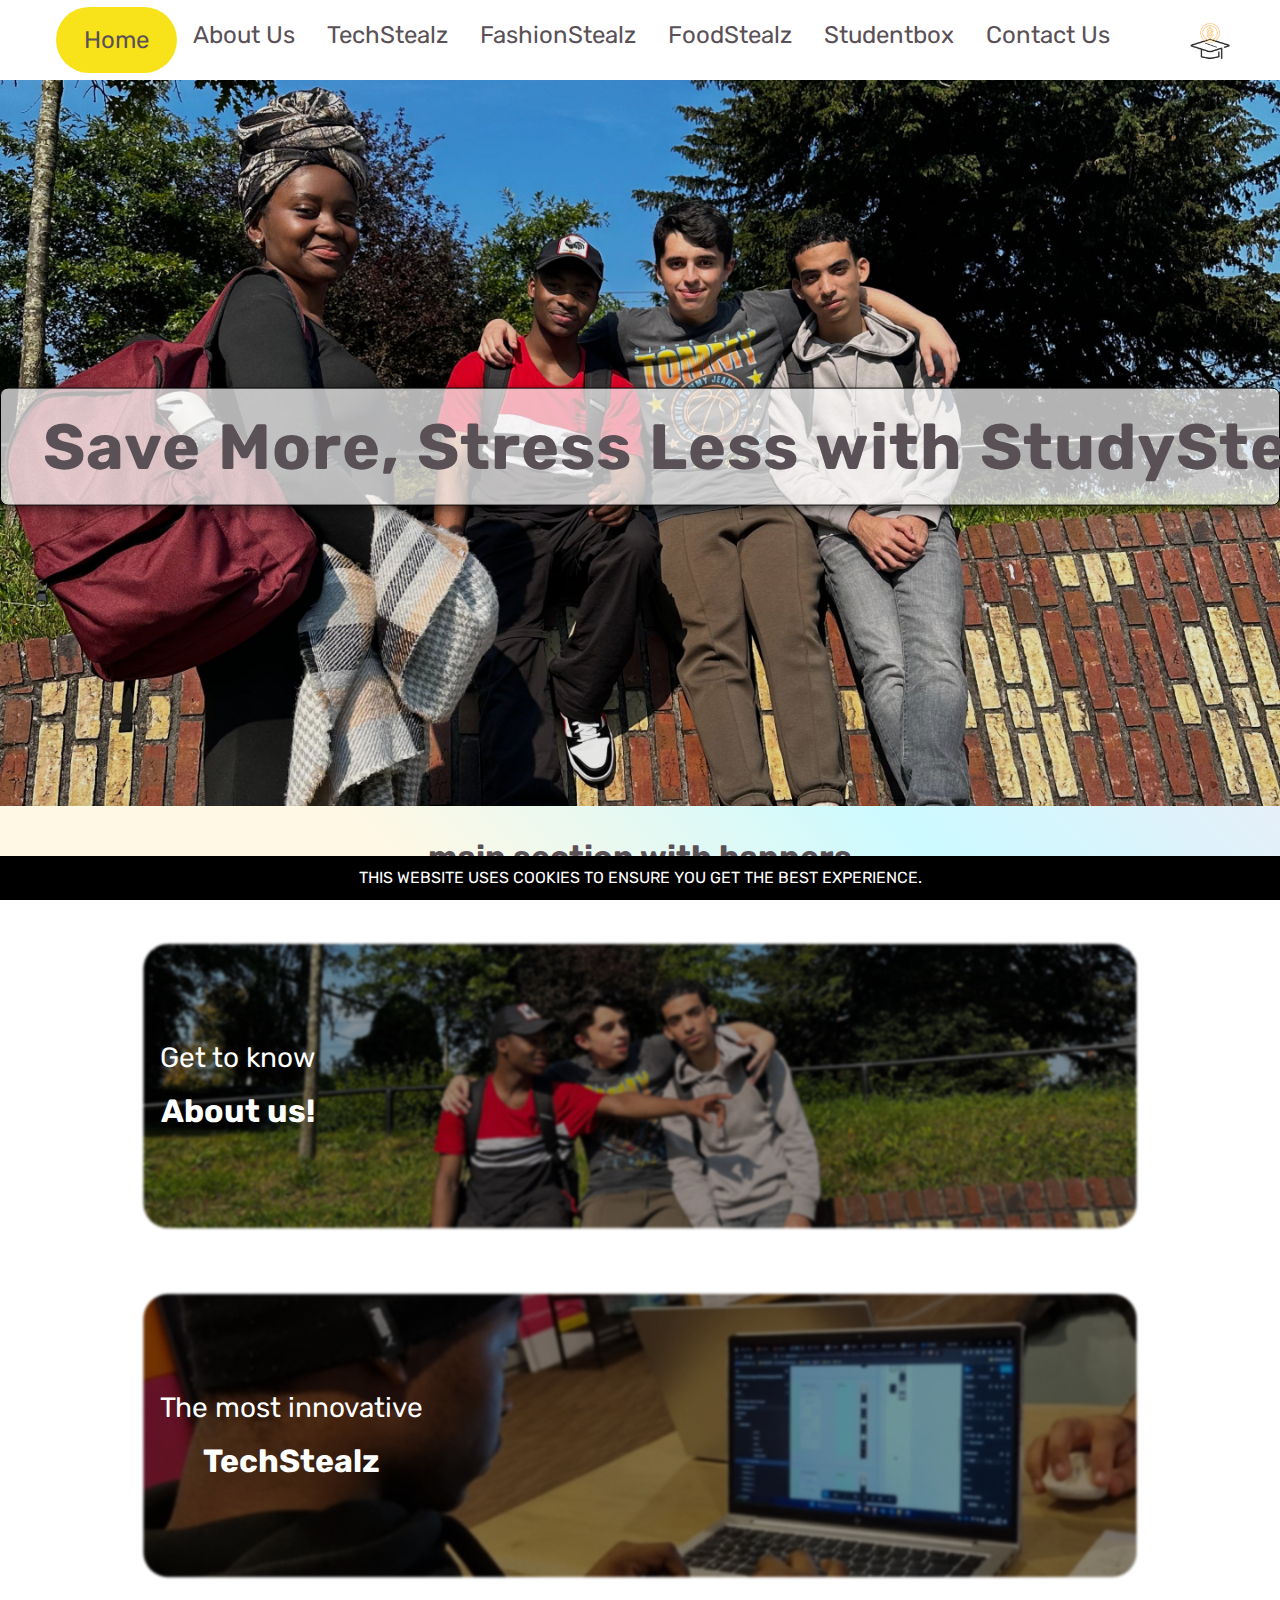
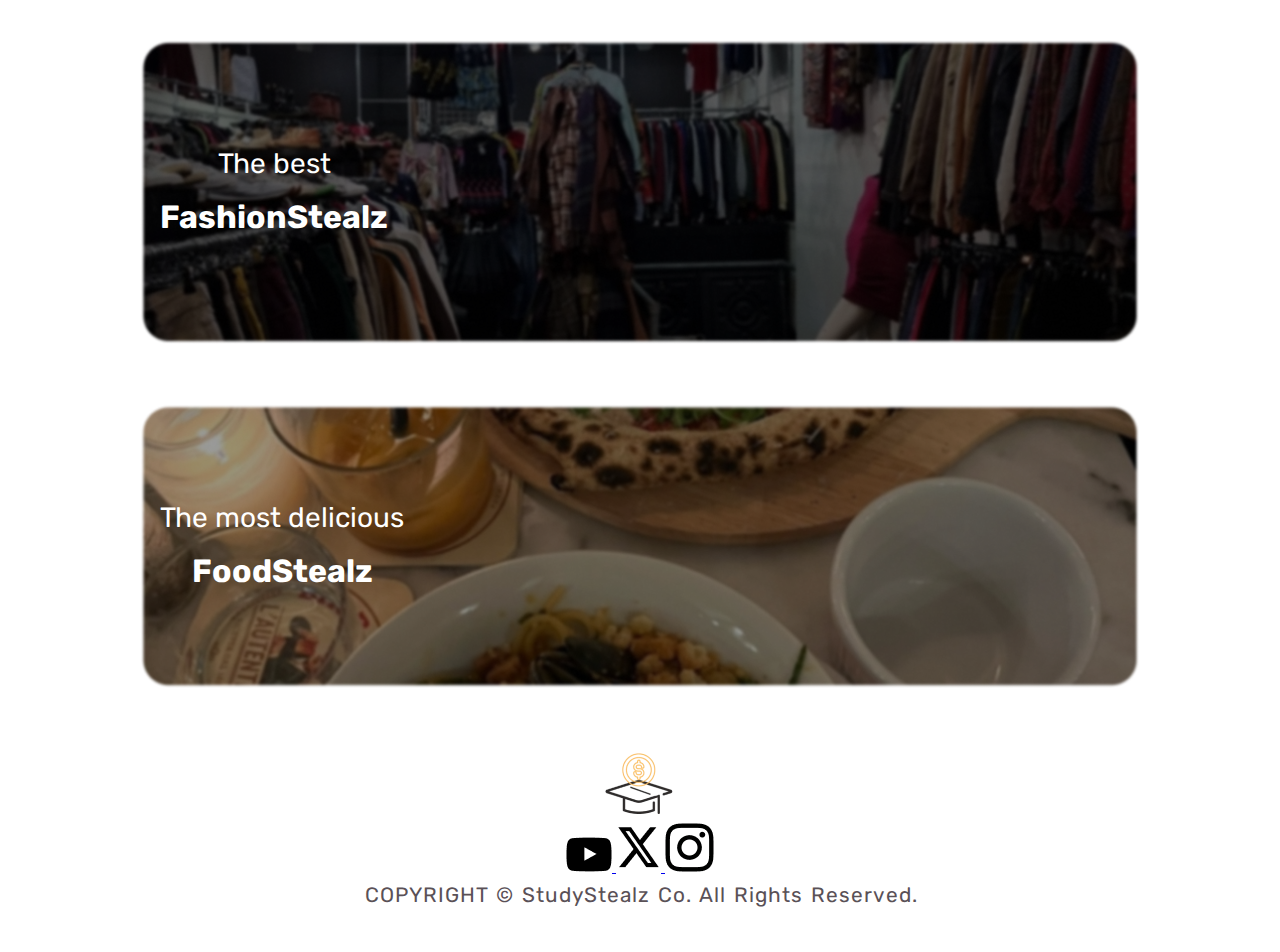
<file: index.html>
<!DOCTYPE html>
<html lang="en">

<head>
    <meta charset="UTF-8">
    <meta name="viewport" content="width=device-width, initial-scale=1.0">
    <link rel="stylesheet" type="text/css" href="css/style.css">
    <title>Home - StudyStealz</title>
    <link rel="icon" href="img/favicon.png" type="image/png">
    <meta name="author" content="Berçin Yurtkap">
</head>

<body>
    <header class="headers">
        <nav class="menu">
            <ul class="menu-links">
                <li class="active"><a href="index.html">Home</a></li>
                <li><a href="AboutUs.html">About Us</a></li>
                <li><a href="TechStealz.html">TechStealz</a></li>
                <li><a href="Fashionstealz.html">FashionStealz</a></li>
                <li><a href="Foodstealz.html">FoodStealz</a></li>
                <li><a href="Studentbox.html">Studentbox</a></li>
                <li><a href="ContactUs.html">Contact Us</a></li>
            </ul>
        </nav>
        <figure>
            <a href="index.html"><img src="img/Logo.png" alt="StudyStealz Logo" title="StudyStealz Logo"></a>
        </figure>
    </header>

    <!-- Top Banner Section -->
    <section class="top-banner">
        <img src="img/Backgroundimage.png" alt="Top Banner" title="Top Banner" class="top-banner-image">
        <section class="banner-overlay">
            <p class="banner-text">Save More, Stress Less with StudyStealz!</p>
        </section>
    </section>

    <!-- Main Section with Banners -->
    <section class="banner-section">
        <h1 class="visually-hidden">main section with banners</h1>

        <figure>
            <a href="AboutUs.html">
                <img src="img/Aboutusbanner.png" alt="About us banner" title="About us banner">
            </a>
            <figcaption>
                <span>Get to know</span>
                <span>About us!</span>
            </figcaption>
        </figure>

        <figure>
            <a href="TechStealz.html">
                <img src="img/techbanner.png" alt="TechStealz banner" title="TechStealz banner">
            </a>
            <figcaption>
                <span>The most innovative</span>
                <span>TechStealz</span>
            </figcaption>
        </figure>

        <figure>
            <a href="FashionStealz.html">
                <img src="img/Fashionbanner.png" alt="FashionStealz banner" title="FashionStealz banner">
            </a>
            <figcaption>
                <span>The best</span>
                <span>FashionStealz</span>
            </figcaption>
        </figure>

        <figure>
            <a href="FoodStealz.html">
                <img src="img/Foodbanner.png" alt="FoodStealz banner" title="FoodStealz banner">
            </a>
            <figcaption>
                <span>The most delicious</span>
                <span>FoodStealz</span>
            </figcaption>
        </figure>
    </section>

    <footer class="cookies-message">
        This website uses cookies to ensure you get the best experience.
    </footer>

    <footer>
        <section class="footer-logo">
            <img src="img/Logo.png" alt="StudyStealz Logo" title="StudyStealz Logo">
        </section>
        <section class="social-icons">
            <a href="https://www.youtube.com/@berycny" aria-label="Youtube" target="_blank">
                <img src="img/Vector.png" alt="Youtube Logo" title="Youtube logo">
            </a>
            <a href="https://x.com/miiiiuuuyyyuu" aria-label="Twitter" target="_blank">
                <img src="img/TwitterIcon.png" alt="Twitter Logo" title="Twitter Logo">
            </a>
            <a href="https://www.instagram.com/berycny/?next=%2F" aria-label="Instagram" target="_blank">
                <img src="img/Instalogo(1).png" alt="Instagram Logo" title="Instagram Logo">
            </a>
        </section>
        <section class="footer-text">
            <p>COPYRIGHT &copy; StudyStealz Co. All Rights Reserved.</p>            
        </section>
    </footer>
</body>

</html>
</file>
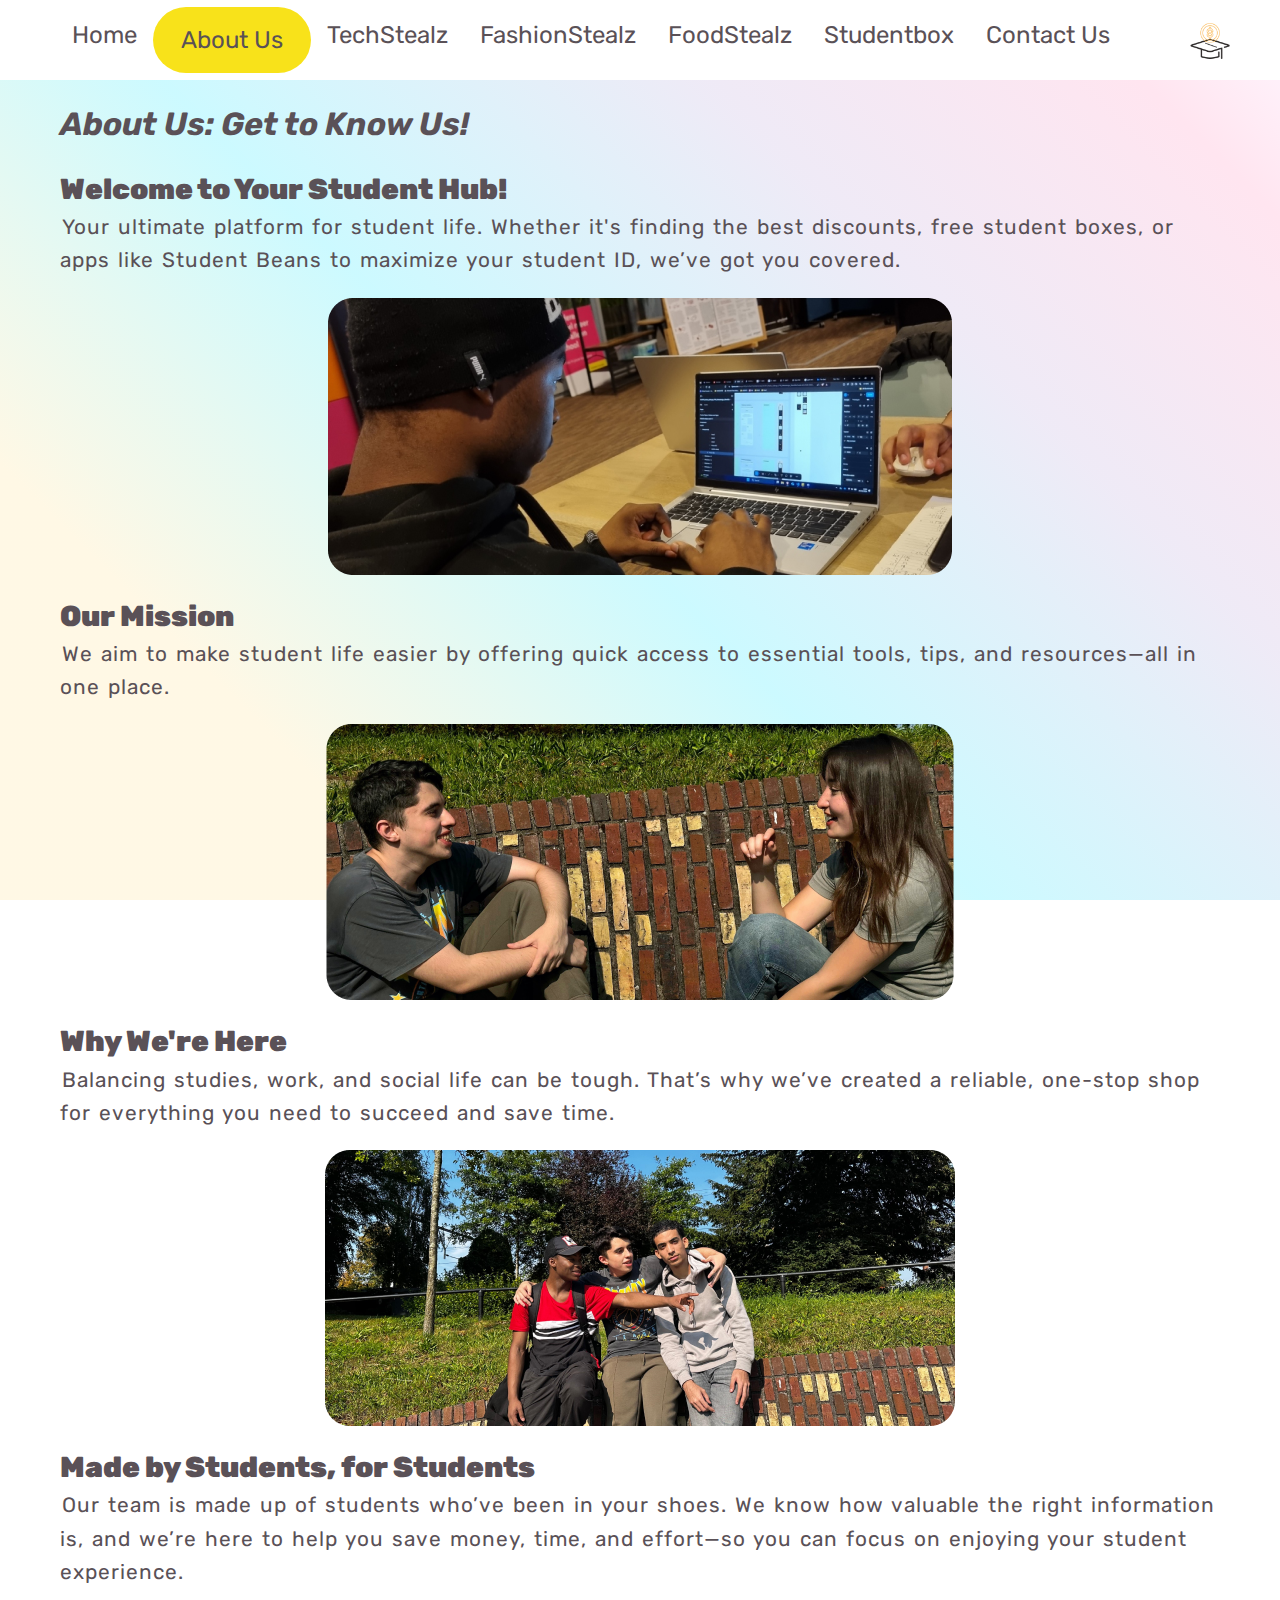
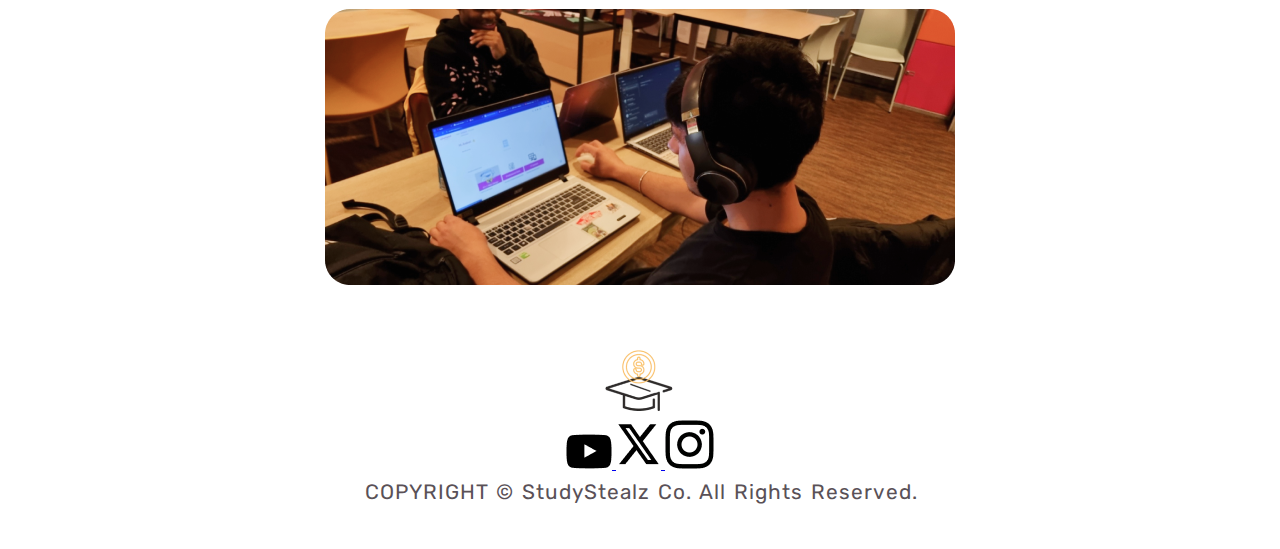
<file: AboutUs.html>
<!DOCTYPE html>
<html lang="en">

<head>
    <meta charset="UTF-8">
    <meta name="viewport" content="width=device-width, initial-scale=1.0">
    <title>About Us - StudyStealz</title>
    <link rel="stylesheet" type="text/css" href="css/style.css">
    <link rel="icon" href="img/favicon.png" type="image/png">
    <meta name="author" content="Berçin Yurtkap">
    <meta name="description" content="StudyStealz is your ultimate student platform offering discounts, free student boxes, and helpful resources.">
    <meta name="keywords" content="student, discounts, student ID, resources, StudyStealz">
</head>

<body>
    <header class="headers">
        <nav class="menu">
            <ul class="menu-links">
                <li><a href="index.html">Home</a></li>
                <li class="active"><a href="AboutUs.html">About Us</a></li>
                <li><a href="TechStealz.html">TechStealz</a></li>
                <li><a href="FashionStealz.html">FashionStealz</a></li>
                <li><a href="FoodStealz.html">FoodStealz</a></li>
                <li><a href="Studentbox.html">Studentbox</a></li>
                <li><a href="ContactUs.html">Contact Us</a></li>
            </ul>
        </nav>

        <figure>
            <a href="index.html"><img src="img/Logo.png" alt="StudyStealz Logo" title="StudyStealz Logo"></a>
        </figure>
    </header>

    <main>
        <h1><em>About Us: Get to Know Us!</em></h1>
    
        <article>
            <section>
                <h2><strong>Welcome to Your Student Hub!</strong></h2>
                <p>Your ultimate platform for student life. Whether it's finding the best discounts, free student boxes, or apps like Student Beans to maximize your student ID, we’ve got you covered.</p>
                <figure>
                    <img src="img/Aboutusimage1.png" alt="Student working on a laptop" title="Student working on a laptop">
                </figure>
            </section>
        </article>
    
        <article>
            <section>
                <h2><strong>Our Mission</strong></h2>
                <p>We aim to make student life easier by offering quick access to essential tools, tips, and resources—all in one place.</p>
                <figure>
                    <img src="img/Aboutusimage2.png" alt="Two people having a discussion" title="Two people having a discussion">
                </figure>
            </section>
        </article>
    
        <article>
            <section>
                <h2><strong>Why We're Here</strong></h2>
                <p>Balancing studies, work, and social life can be tough. That’s why we’ve created a reliable, one-stop shop for everything you need to succeed and save time.</p>
                <figure>
                    <img src="img/Aboutusimage3.png" alt="Friends studying outdoors" title="Friends studying outdoors">
                </figure>
            </section>
        </article>
    
        <article>
            <section>
                <h2><strong>Made by Students, for Students</strong></h2>
                <p>Our team is made up of students who’ve been in your shoes. We know how valuable the right information is, and we’re here to help you save money, time, and effort—so you can focus on enjoying your student experience.</p>
                <figure>
                    <img src="img/Aboutusimage4.png" alt="Student team collaborating" title="Student team collaborating">
                </figure>
            </section>
        </article>
    </main>
    
    <footer>
        <section class="footer-logo">
            <img src="img/Logo.png" alt="StudyStealz Logo" title="StudyStealz Logo">
        </section>
        <section class="social-icons">
            <a href="https://www.youtube.com/@berycny" aria-label="Youtube" target="_blank">
                <img src="img/Vector.png" alt="Youtube Logo" title="Youtube logo">
            </a>
            <a href="https://x.com/miiiiuuuyyyuu" aria-label="Twitter" target="_blank">
                <img src="img/TwitterIcon.png" alt="Twitter Logo" title="Twitter Logo">
            </a>
            <a href="https://www.instagram.com/berycny/?next=%2F" aria-label="Instagram" target="_blank">
                <img src="img/Instalogo(1).png" alt="Instagram Logo" title="Instagram Logo">
            </a>
        </section>

        <section class="footer-text">
            <p>COPYRIGHT &copy; StudyStealz Co. All Rights Reserved.</p>            
        </section>
    </footer>
</body>

</html>
</file>
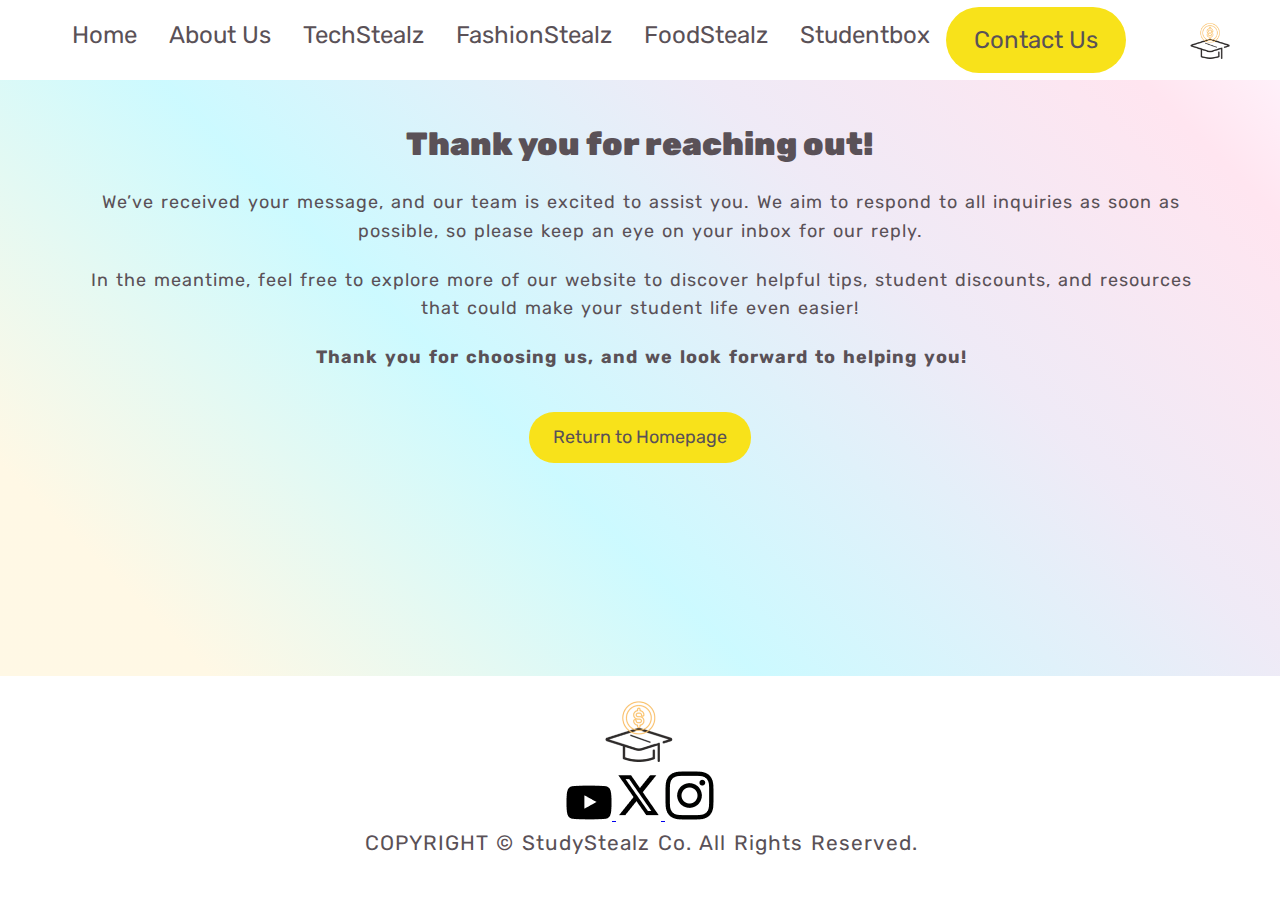
<file: ContactResponse.html>
<!DOCTYPE html>
<html lang="en">

<head>
    <meta charset="UTF-8">
    <meta name="viewport" content="width=device-width, initial-scale=1.0">
    <title>Contact Us - StudyStealz</title>
    <link rel="stylesheet" type="text/css" href="css/style.css">
    <link rel="icon" href="img/favicon.png" type="image/png">
    <meta name="author" content="Berçin Yurtkap">
    <meta name="description" content="Get in touch with StudyStealz for inquiries, feedback, and collaborations.">
    <meta name="keywords" content="Contact, StudyStealz, support, inquiries">
</head>

<body>
    <header class="headers">
        <nav class="menu">
            <ul class="menu-links">
                <li><a href="index.html">Home</a></li>
                <li><a href="AboutUs.html">About Us</a></li>
                <li><a href="TechStealz.html">TechStealz</a></li>
                <li><a href="FashionStealz.html">FashionStealz</a></li>
                <li><a href="FoodStealz.html">FoodStealz</a></li>
                <li><a href="Studentbox.html">Studentbox</a></li>
                <li class="active"><a href="ContactUs.html">Contact Us</a></li>
            </ul>
        </nav>
        <figure>
            <a href="index.html"><img src="img/Logo.png" alt="StudyStealz Logo" title="StudyStealz Logo"></a>
        </figure>
    </header>

    <main class="thank-you-section">
        <h1><strong>Thank you for reaching out!</strong></h1>
        <p>We’ve received your message, and our team is excited to assist you. We aim to respond to all inquiries as soon as possible, so please keep an eye on your inbox for our reply.</p>
        <p>In the meantime, feel free to explore more of our website to discover helpful tips, student discounts, and resources that could make your student life even easier!</p>
        <p><strong>Thank you for choosing us, and we look forward to helping you!</strong></p>
        <a href="index.html" class="return-home-button">Return to Homepage</a>
    </main>

    <footer>
        <section class="footer-logo">
            <img src="img/Logo.png" alt="StudyStealz Logo" title="StudyStealz Logo">
        </section>
        <section class="social-icons">
            <a href="https://www.youtube.com/@berycny" aria-label="Youtube" target="_blank">
                <img src="img/Vector.png" alt="Youtube Logo" title="Youtube logo">
            </a>
            <a href="https://x.com/miiiiuuuyyyuu" aria-label="Twitter" target="_blank">
                <img src="img/TwitterIcon.png" alt="Twitter Logo" title="Twitter Logo">
            </a>
            <a href="https://www.instagram.com/berycny/?next=%2F" aria-label="Instagram" target="_blank">
                <img src="img/Instalogo(1).png" alt="Instagram Logo" title="Instagram Logo">
            </a>
        </section>
        <section class="footer-text">
            <p>COPYRIGHT &copy; StudyStealz Co. All Rights Reserved.</p>            
        </section>
    </footer>
</body>

</html>
</file>
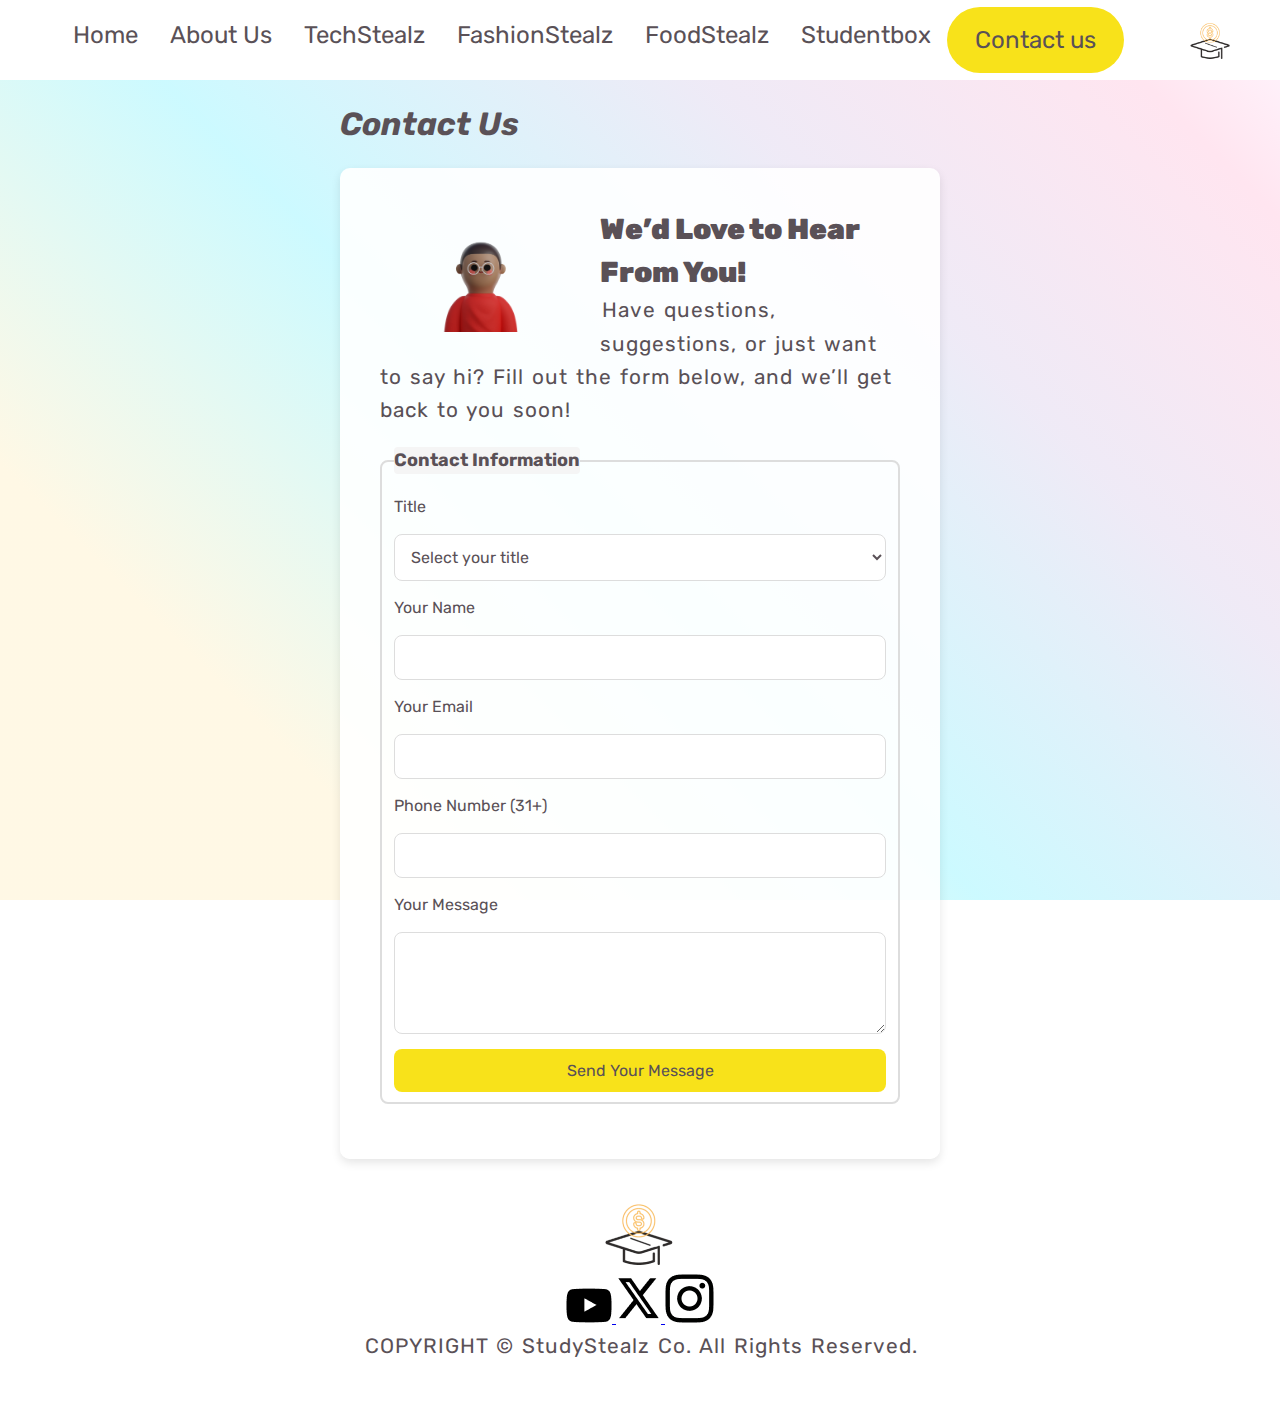
<file: ContactUs.html>
<!DOCTYPE html>
<html lang="en">

<head>
    <meta charset="UTF-8">
    <meta name="viewport" content="width=device-width, initial-scale=1.0">
    <title>Contact Us - StudyStealz</title>
    <link rel="stylesheet" type="text/css" href="css/style.css">
    <link rel="icon" href="img/favicon.png" type="image/png">
    <meta name="author" content="Berçin Yurtkap">
    <meta name="description" content="Get in touch with StudyStealz for inquiries, feedback, and collaborations.">
    <meta name="keywords" content="Contact, StudyStealz, support, inquiries">
</head>

<body>
    <header class="headers">
        <nav class="menu">
            <ul class="menu-links">
                <li><a href="index.html">Home</a></li>
                <li><a href="AboutUs.html">About Us</a></li>
                <li><a href="TechStealz.html">TechStealz</a></li>
                <li><a href="FashionStealz.html">FashionStealz</a></li>
                <li><a href="FoodStealz.html">FoodStealz</a></li>
                <li><a href="Studentbox.html">Studentbox</a></li>
                <li class="active"><a href="ContactUs.html">Contact us</a></li>
            </ul>
        </nav>
        <figure>
            <a href="index.html"><img src="img/Logo.png" alt="StudyStealz Logo" title="StudyStealz Logo"></a>
        </figure>
    </header>

    <main>
        <h1><em>Contact Us</em></h1>

        <article>
            <section class="contact-section">
                <img src="img/Cartoonguycontact.png" alt="Contact us image" title="Contact us Mascot" class="contact-image">
                <h2><strong>We’d Love to Hear From You!</strong></h2>
                <p>Have questions, suggestions, or just want to say hi? Fill out the form below, and we’ll get back to you soon!</p>

                <form action="ContactResponse.html" method="POST" class="contact-form">
                    <fieldset>
                        <legend>Contact Information</legend>
                
                    <label for="title">Title</label>
                    <select id="title" name="title" required>
                        <option value="" disabled selected>Select your title</option>
                        <option value="mr">Mr.</option>
                        <option value="mrs">Mrs.</option>
                    </select>

                    <label for="name">Your Name</label>
                    <input type="text" id="name" name="name" required>

                    <label for="email">Your Email</label>
                    <input type="email" id="email" name="email" required>

                    <label for="phone">Phone Number (31+)</label>
                    <input type="number" id="phone" name="phone" min="31" required>

                    <label for="message">Your Message</label>
                    <textarea id="message" name="message" rows="4" required></textarea>

                    <input type="submit" class="btn" value="Send Your Message">


                </fieldset>
                </form>
            </section>
        </article>
    </main>

    <footer>
        <section class="footer-logo">
            <img src="img/Logo.png" alt="StudyStealz Logo" title="StudyStealz Logo">
        </section>
        <section class="social-icons">
            <a href="https://www.youtube.com/@berycny" aria-label="Youtube" target="_blank">
                <img src="img/Vector.png" alt="Youtube Logo" title="Youtube logo">
            </a>
            <a href="https://x.com/miiiiuuuyyyuu" aria-label="Twitter" target="_blank">
                <img src="img/TwitterIcon.png" alt="Twitter Logo" title="Twitter Logo">
            </a>
            <a href="https://www.instagram.com/berycny/?next=%2F" aria-label="Instagram" target="_blank">
                <img src="img/Instalogo(1).png" alt="Instagram Logo" title="Instagram Logo">
            </a>
        </section>
        <section class="footer-text">
            <p>COPYRIGHT &copy; StudyStealz Co. All Rights Reserved.</p>            
        </section>
    </footer>
</body>

</html>
</file>
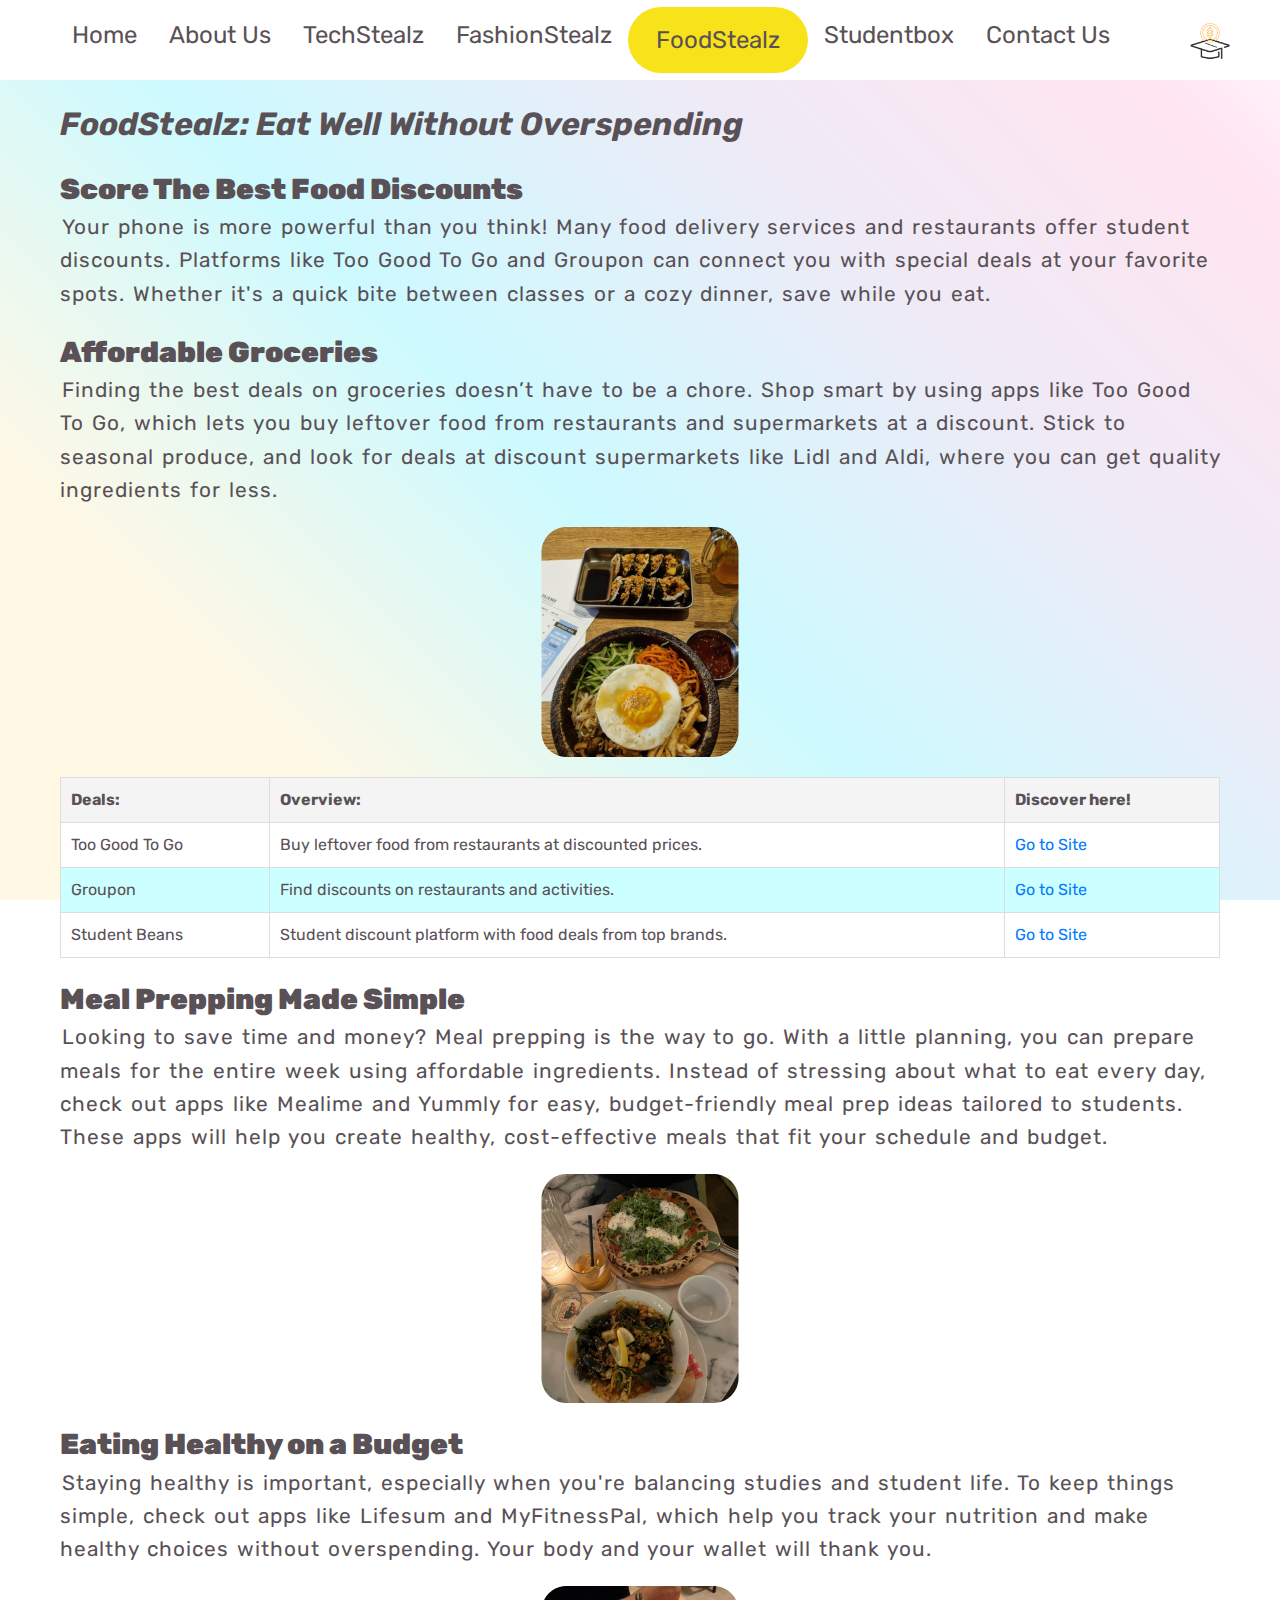
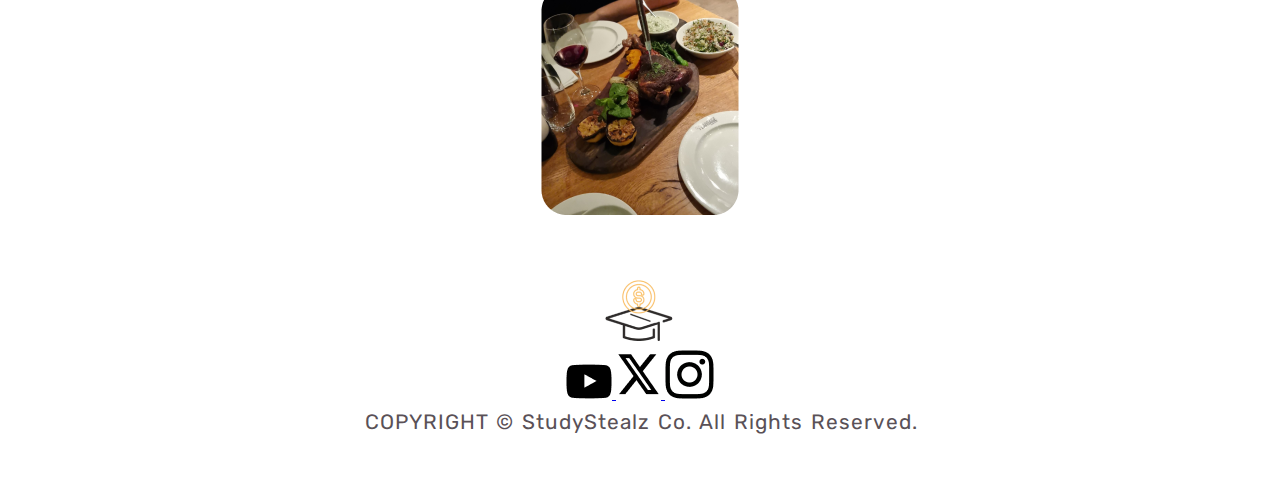
<file: FoodStealz.html>
<!DOCTYPE html>
<html lang="en">

<head>
    <meta charset="UTF-8">
    <meta name="viewport" content="width=device-width, initial-scale=1.0">
    <title>FoodStealz - StudyStealz</title>
    <link rel="stylesheet" type="text/css" href="css/style.css">
    <link rel="icon" href="img/favicon.png" type="image/png">
    <meta name="author" content="Berçin Yurtkap">
    <meta name="description" content="Discover affordable ways to enjoy great food as a student. From discounts to meal prep tips, FoodStealz has you covered!">
    <meta name="keywords" content="food discounts, meal prep, student food, cheap groceries, StudyStealz">
</head>

<body>
    <header class="headers">
        <nav class="menu">
            <ul class="menu-links">
                <li><a href="index.html">Home</a></li>
                <li><a href="AboutUs.html">About Us</a></li>
                <li><a href="TechStealz.html">TechStealz</a></li>
                <li><a href="FashionStealz.html">FashionStealz</a></li>
                <li class="active"><a href="FoodStealz.html">FoodStealz</a></li>
                <li><a href="Studentbox.html">Studentbox</a></li>
                <li><a href="ContactUs.html">Contact Us</a></li>
            </ul>
        </nav>
        <figure>
            <a href="index.html"><img src="img/Logo.png" alt="StudyStealz Logo" title="StudyStealz Logo"></a>
        </figure>
    </header>

    <main>
        <h1><em>FoodStealz: Eat Well Without Overspending</em></h1>

        <article>
            <section>
                <h2><strong>Score The Best Food Discounts</strong></h2>
                <p>Your phone is more powerful than you think! Many food delivery services and restaurants offer student discounts. Platforms like Too Good To Go and Groupon can connect you with special deals at your favorite spots. Whether it's a quick bite between classes or a cozy dinner, save while you eat.</p>
            </section>

          
              <section>
        <h2><strong>Affordable Groceries</strong></h2>
        <p>Finding the best deals on groceries doesn’t have to be a chore. Shop smart by using apps like Too Good To Go, which lets you buy leftover food from restaurants and supermarkets at a discount. Stick to seasonal produce, and look for deals at discount supermarkets like Lidl and Aldi, where you can get quality ingredients for less.</p>
        <figure>
            <img src="img/Foodimage1.png" alt="Grocery savings" title="Grocery savings">
        </figure>
    </section>

    <table>
        <thead>
            <tr>
                <th>Deals:</th>
                <th>Overview:</th>
                <th>Discover here!</th>
            </tr>
        </thead>
        <tbody>
            <tr>
                <td>Too Good To Go</td>
                <td>Buy leftover food from restaurants at discounted prices.</td>
                <td><a href="https://www.toogoodtogo.com" target="_blank">Go to Site</a></td>
            </tr>
            <tr>
                <td>Groupon</td>
                <td>Find discounts on restaurants and activities.</td>
                <td><a href="https://www.groupon.com" target="_blank">Go to Site</a></td>
            </tr>
            <tr>
                <td>Student Beans</td>
                <td>Student discount platform with food deals from top brands.</td>
                <td><a href="https://www.studentbeans.com" target="_blank">Go to Site</a></td>
            </tr>
        </tbody>
    </table>
</section>


            <section>
                <h2><strong>Meal Prepping Made Simple</strong></h2>
                <p>Looking to save time and money? Meal prepping is the way to go. With a little planning, you can prepare meals for the entire week using affordable ingredients. Instead of stressing about what to eat every day, check out apps like Mealime and Yummly for easy, budget-friendly meal prep ideas tailored to students. These apps will help you create healthy, cost-effective meals that fit your schedule and budget.</p>
                <figure>
                    <img src="img/Foodimage2.png" alt="Meal prepping" title="Meal prepping">
                </figure>
            </section>

            <section>
                <h2><strong>Eating Healthy on a Budget</strong></h2>
                <p>Staying healthy is important, especially when you're balancing studies and student life. To keep things simple, check out apps like Lifesum and MyFitnessPal, which help you track your nutrition and make healthy choices without overspending. Your body and your wallet will thank you.</p>
                <figure>
                    <img src="img/Foodimage3.png" alt="Healthy eating" title="Healthy eating">
                </figure>
            </section>
        </article>
    </main>

    <footer>
        <section class="footer-logo">
            <img src="img/Logo.png" alt="StudyStealz Logo" title="StudyStealz Logo">
        </section>
        <section class="social-icons">
            <a href="https://www.youtube.com/@berycny" aria-label="Youtube" target="_blank">
                <img src="img/Vector.png" alt="Youtube Logo" title="Youtube logo">
            </a>
            <a href="https://x.com/miiiiuuuyyyuu" aria-label="Twitter" target="_blank">
                <img src="img/TwitterIcon.png" alt="Twitter Logo" title="Twitter Logo">
            </a>
            <a href="https://www.instagram.com/berycny/?next=%2F" aria-label="Instagram" target="_blank">
                <img src="img/Instalogo(1).png" alt="Instagram Logo" title="Instagram Logo">
            </a>
        </section>
        <section class="footer-text">
            <p>COPYRIGHT &copy; StudyStealz Co. All Rights Reserved.</p>            
        </section>
    </footer>
</body>

</html>
</file>
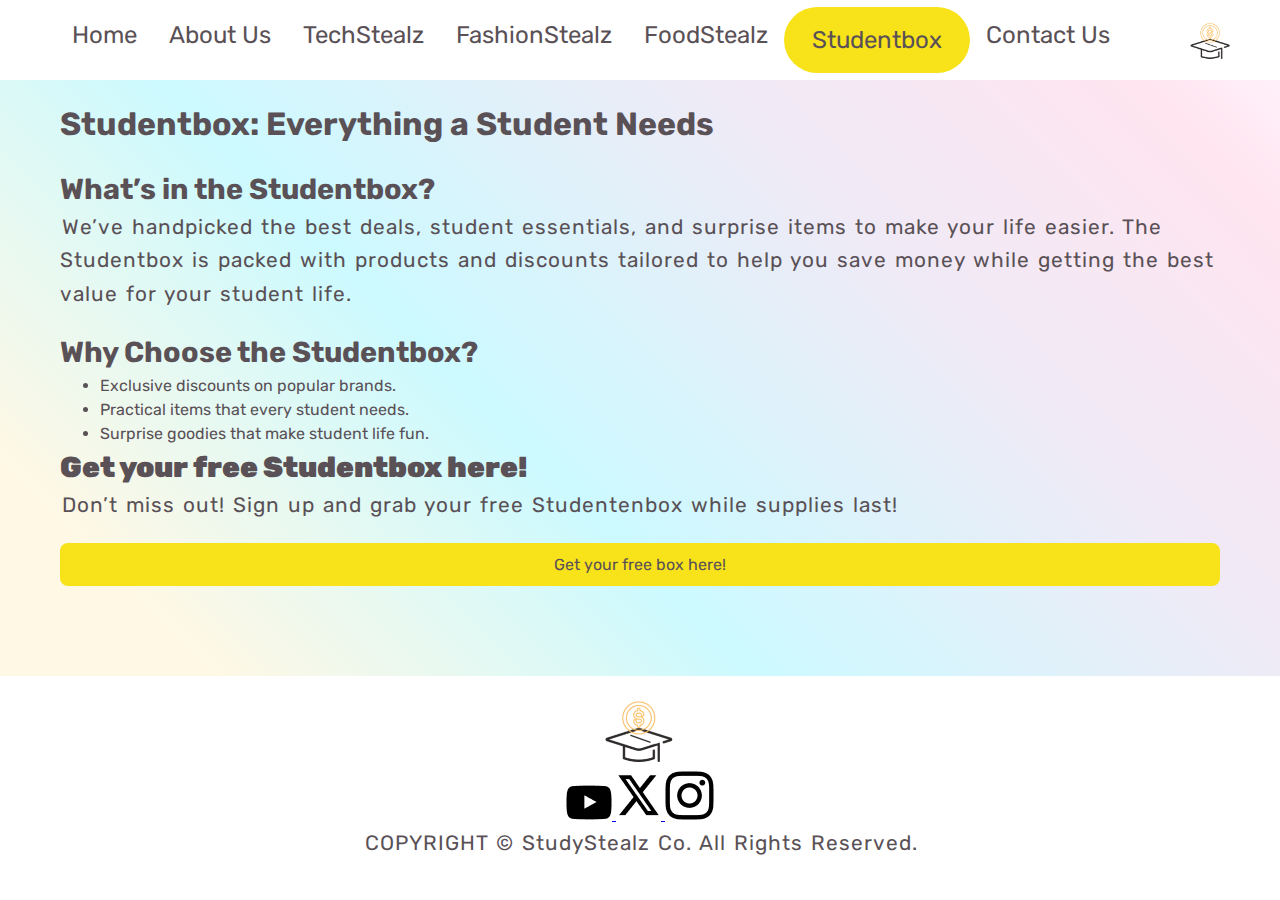
<file: Studentbox.html>
<!DOCTYPE html>
<html lang="en">

<head>
    <meta charset="UTF-8">
    <meta name="viewport" content="width=device-width, initial-scale=1.0">
    <title>Studentbox - StudyStealz</title>
    <link rel="stylesheet" type="text/css" href="css/style.css">
    <link rel="icon" href="img/favicon.png" type="image/png">
    <meta name="author" content="Berçin Yurtkap">
    <meta name="description" content="Discover the ultimate Studentbox with curated deals, discounts, and essentials designed just for students.">
    <meta name="keywords" content="Studentbox, student discounts, curated deals, StudyStealz, student essentials">
</head>

<body>
    <header class="headers">
        <nav class="menu">
            <ul class="menu-links">
                <li><a href="index.html">Home</a></li>
                <li><a href="AboutUs.html">About Us</a></li>
                <li><a href="TechStealz.html">TechStealz</a></li>
                <li><a href="FashionStealz.html">FashionStealz</a></li>
                <li><a href="FoodStealz.html">FoodStealz</a></li>
                <li class="active"><a href="Studentbox.html">Studentbox</a></li>
                <li><a href="ContactUs.html">Contact Us</a></li>
            </ul>
        </nav>
        <figure>
            <a href="index.html"><img src="img/Logo.png" alt="StudyStealz Logo" title="StudyStealz Logo"></a>
        </figure>
    </header>

    <main>
        <h1>Studentbox: Everything a Student Needs</h1>
        <section>
            <h2>What’s in the Studentbox?</h2>
            <p>We’ve handpicked the best deals, student essentials, and surprise items to make your life easier. The Studentbox is packed with products and discounts tailored to help you save money while getting the best value for your student life.</p>
        </section>

        <section>
            <h2>Why Choose the Studentbox?</h2>
            <ul>
                <li>Exclusive discounts on popular brands.</li>
                <li>Practical items that every student needs.</li>
                <li>Surprise goodies that make student life fun.</li>
            </ul>
        </section>
        
        <article>
            <section class="Student-box Section">
                <h2><strong>Get your free Studentbox here!</strong></h2>
                <p>Don’t miss out! Sign up and grab your free Studentenbox while supplies last!</p>
        
                <form action="https://www.studentenbox.nl/" method="GET" class="contact-form">
                    <button type="submit" class="btn">Get your free box here!</button>
                </form>
            </section>
        </article>
        
    </main>

    <footer>
        <section class="footer-logo">
            <img src="img/Logo.png" alt="StudyStealz Logo" title="StudyStealz Logo">
        </section>
        <section class="social-icons">
            <a href="https://www.youtube.com/@berycny" aria-label="Youtube" target="_blank">
                <img src="img/Vector.png" alt="Youtube Logo" title="Youtube logo">
            </a>
            <a href="https://x.com/miiiiuuuyyyuu" aria-label="Twitter" target="_blank">
                <img src="img/TwitterIcon.png" alt="Twitter Logo" title="Twitter Logo">
            </a>
            <a href="https://www.instagram.com/berycny/?next=%2F" aria-label="Instagram" target="_blank">
                <img src="img/Instalogo(1).png" alt="Instagram Logo" title="Instagram Logo">
            </a>
        </section>
        <section class="footer-text">
            <p>COPYRIGHT &copy; StudyStealz Co. All Rights Reserved.</p>            
        </section>
    </footer>
</body>

</html>
</file>
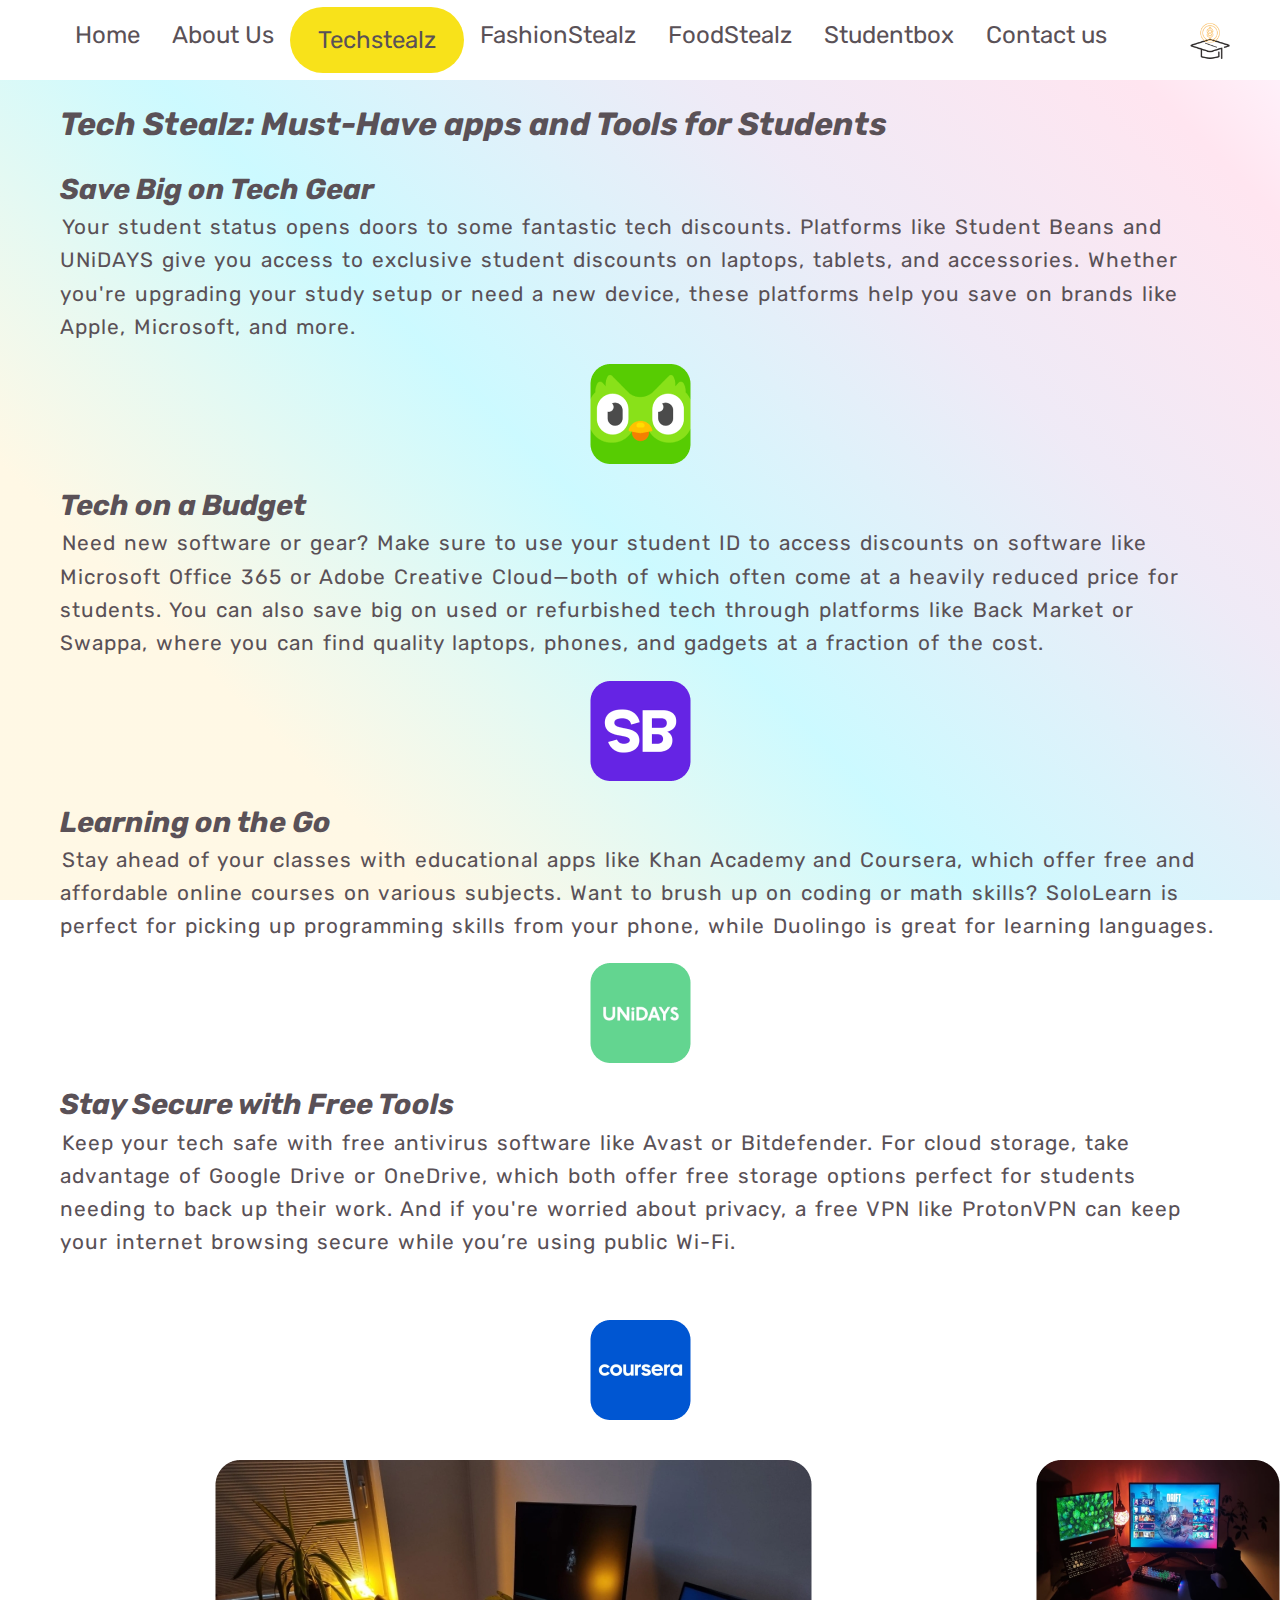
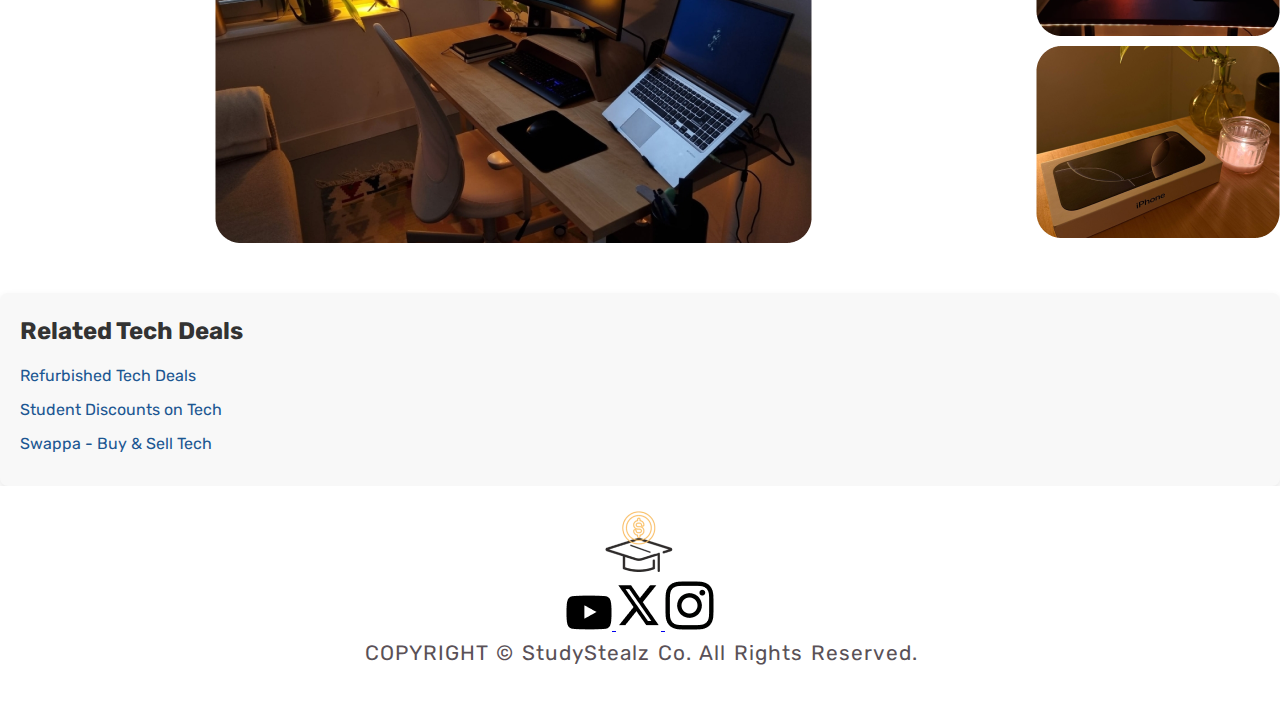
<file: TechStealz.html>
<!DOCTYPE html>
<html lang="en">

<head>
    <meta charset="UTF-8">
    <meta name="viewport" content="width=device-width, initial-scale=1.0">
    <title>TechStealz - StudyStealz</title>
    <link rel="stylesheet" type="text/css" href="css/style.css">
    <link rel="icon" href="img/favicon.png" type="image/png">
    <meta name="author" content="Berçin Yurtkap">
</head>

<body>
    <header class="headers">
        <nav class="menu">
            <ul class="menu-links">
                <li><a href="index.html">Home</a></li>
                <li><a href="AboutUs.html">About Us</a></li>
                <li class="active"><a href="TechStealz.html">Techstealz</a></li>
                <li><a href="FashionStealz.html">FashionStealz</a></li>
                <li><a href="FoodStealz.html">FoodStealz</a></li>
                <li><a href="Studentbox.html">Studentbox</a></li>
                <li><a href="ContactUs.html">Contact us</a></li>
            </ul>
        </nav>
        <figure>
            <a href="index.html"><img src="img/Logo.png" alt="StudyStealz Logo" title="StudyStealz Logo"></a>
        </figure>
    </header>

    <main>
        <h1><em>Tech Stealz: Must-Have apps and Tools for Students</em></h1>

        <section>
            <h2><em>Save Big on Tech Gear</em></h2>
            <p>Your student status opens doors to some fantastic tech discounts. Platforms like Student Beans and UNiDAYS give you access to exclusive student discounts on laptops, tablets, and accessories. Whether you're upgrading your study setup or need a new device, these platforms help you save on brands like Apple, Microsoft, and more.</p>
            <figure>
                <img src="img/Duolingologo.png" alt="DuoLingo logo" title="DuoLingo logo">
            </figure>
        </section>

        <section>
            <h2><em>Tech on a Budget</em></h2>
            <p>Need new software or gear? Make sure to use your student ID to access discounts on software like Microsoft Office 365 or Adobe Creative Cloud—both of which often come at a heavily reduced price for students. You can also save big on used or refurbished tech through platforms like Back Market or Swappa, where you can find quality laptops, phones, and gadgets at a fraction of the cost.</p>
            <figure>
                <img src="img/StudentBeanslogo.png" alt="Student beans logo" title="Student beans logo">
            </figure>
        </section>

        <section>
            <h2><em>Learning on the Go</em></h2>
            <p>Stay ahead of your classes with educational apps like Khan Academy and Coursera, which offer free and affordable online courses on various subjects. Want to brush up on coding or math skills? SoloLearn is perfect for picking up programming skills from your phone, while Duolingo is great for learning languages.</p>
            <figure>
                <img src="img/Unidayslogo.png" alt="Unidays logo" title="Unidays logo">
            </figure>
        </section>

        <section>
            <h2><em>Stay Secure with Free Tools</em></h2>
            <p>Keep your tech safe with free antivirus software like Avast or Bitdefender. For cloud storage, take advantage of Google Drive or OneDrive, which both offer free storage options perfect for students needing to back up their work. And if you're worried about privacy, a free VPN like ProtonVPN can keep your internet browsing secure while you’re using public Wi-Fi.</p>
        </section>
    </main>

    <figure>
        <img src="img/Courseralogo.png" alt="Coursera logo" title="Coursera logo">
    </figure>

      <figure class="image-container">
        <img src="img/Laptopfoto.png" alt="Monitor and laptop on a desk" title="Monitor and laptop on a desk">
        <figure class="right-images">
            <img src="img/laptopfoto2.png" alt="Monitor and laptop on a desk 2" title="Monitor and laptop on a desk 2">
            <img src="img/laptopfoto3.png" alt="New Iphone box" title="New Iphone box">
        </figure>
    </figure>

    <aside>
        <h2>Related Tech Deals</h2>
        <ul>
            <li><a href="https://www.backmarket.com">Refurbished Tech Deals</a></li>
            <li><a href="https://www.studentbeans.com">Student Discounts on Tech</a></li>
            <li><a href="https://www.swappa.com">Swappa - Buy & Sell Tech</a></li>
        </ul>
    </aside>
</main>


    <footer>
          <section class="footer-logo">
            <img src="img/Logo.png" alt="StudyStealz Logo" title="StudyStealz Logo">
        </section>
        <section class="social-icons">
            <a href="https://www.youtube.com/@berycny" aria-label="Youtube" target="_blank">
                <img src="img/Vector.png" alt="Youtube Logo" title="Youtube logo">
            </a>
            <a href="https://x.com/miiiiuuuyyyuu" aria-label="Twitter" target="_blank">
                <img src="img/TwitterIcon.png" alt="Twitter Logo" title="Twitter Logo">
            </a>
            <a href="https://www.instagram.com/berycny/?next=%2F" aria-label="Instagram" target="_blank">
                <img src="img/Instalogo(1).png" alt="Instagram Logo" title="Instagram Logo">
            </a>
        </section>
        <section class="footer-text">
            <p>COPYRIGHT &copy; StudyStealz Co. All Rights Reserved.</p>            
        </section>
    </footer>
</body>

</html>
</file>
<file: css/style.css>
@import url('https://fonts.googleapis.com/css2?family=Rubik:ital,wght@0,300..900;1,300..900&display=swap');


/* CSS styling */
* {
    margin: 0;
    font-family: 'Rubik', sans-serif;
    box-sizing: border-box;
}

body {
    background: linear-gradient(45deg, 
    rgba(255, 187, 0, 0.1) 20%, 
    rgba(0, 229, 255, 0.2) 45%, 
    rgba(98, 51, 169, 0.1) 70%, 
    rgba(255, 0, 107, 0.1) 90%, 
    rgba(255, 213, 255, 0.2) 100%);

background-attachment: fixed;
    color: #5A5157;
    font-size: 16px;
    line-height: 1.5;
    min-height: 100vh;
    display: flex;
    flex-direction: column;
}
.image-container {
    display: flex; 
    gap: 10px; 
}

.image-container figure {
    margin: 0; 
}

.right-images {
    display: flex;
    flex-direction: column; 
    gap: 10px; 
   }

.image-container img {
    max-width: 100%; 
    height: auto; 
}

.right-images img {
    width: auto;
}

/*cookies*/
.cookies-message {
    position: fixed;
    text-transform: uppercase;
    bottom: 0;
    width: 100%;
    background-color: #000;
    color: white;
    text-align: center;
    padding: 10px;
    z-index: 9999;
}


h1, .thank-you-section h1 {
    font-size: 2rem;
    margin-bottom: 20px;
}

h2 {
    font-size: 1.8rem;
}

h3 {
    font-size: 1.5rem;
}

p, .thank-you-section p {
    font-size: 1.3rem;
    line-height: 1.6;
    margin-bottom: 20px;
}

p {
    text-indent: 2px;
    letter-spacing: 1px;
    word-spacing: 2px;
}

/*banners*/
.top-banner {
    position: relative;
    width: 100%;
    overflow: hidden;
}

.top-banner-image {
    width: 100vw;
    height: 80%;
    object-fit: cover;
    object-position: center center;
}


.banner-overlay {
    position: absolute;
    top: 50%;
    left: 50%;
    transform: translate(-50%, -50%);
    background-color: rgba(255, 255, 255, 0.7);
    padding: 20px 40px;
    box-shadow: 0px 4px 10px rgba(0, 0, 0, 0.5);
    border-radius: 8px;
    border-width: 1px;
    border-style: solid;
    border-color: #000;
    border-width: 0.2px;
    text-align: center;
    max-width: 100%;
}

.banner-text {
    color: #5A5157;
    font-size: 64px;
    font-weight: bold;
    margin: 0;
    line-height: 1.2;
    width: max-content;
}

.banner-overlay a {
    color: white;
    text-decoration: none;
    background-color: rgba(0, 0, 0, 0.5);
    padding: 12px 24px;
    border-radius: 8px;
    transition: background-color 0.3s;
}

.banner-overlay a:hover {
    background-color: rgba(0, 0, 0, 0.8);
}

.banner-section {
    display: flex;
    flex-direction: column;
    align-items: center;
    gap: 20px;
    padding: 20px;
}

.banner-section figure {
    position: relative;
    display: block;
    width: 100%;
    max-width: 1000px;
}

.banner-section figure img {
    width: 100%;
    height: auto;
    display: block;
}

.banner-section figure figcaption {
    position: absolute;
    top: 50%;
    left: 20px;
    transform: translateY(-50%);
    color: white;
    font-size: 28px;
}

.banner-section figure figcaption span:first-child {
    font-weight: normal;
}

.banner-section figure figcaption span:last-child {
    font-weight: bold;
    font-size: 32px;
    display: block;
    margin-top: 8px;
}

.banner-section figure a {
    display: block;
}

/* Aside section styles */
aside {
    background-color: #f8f8f8; 
    padding: 20px;
    border-radius: 8px;
    box-shadow: 0 4px 8px rgba(0, 0, 0, 0.1);
    margin-top: 30px;
}

aside h2 {
    font-size: 1.5rem;
    color: #333;
    margin-bottom: 15px;
    font-weight: bold;
}

aside ul {
    list-style-type: none;
    padding: 0;
    margin: 0;
}

aside ul li {
    margin: 10px 0;
}

aside ul li a {
    text-decoration: none;
    color: #1c5792; 
    font-size: 1rem;
    transition: color 0.3s ease;
}

aside ul li a:hover {
    color: #005bb5; 
    text-decoration: underline; 
}

aside ul li a:visited {
    color: #b500a9; 
    text-decoration: underline; 
}


@media screen and (max-width: 768px) {
    aside {
        padding: 15px;
        margin-top: 20px;
    }

    aside h2 {
        font-size: 1.25rem;
    }

    aside ul li a {
        font-size: 0.9rem;
    }
}
/* Contact section */
.contact-section {
    max-width: 600px;
    margin: 0 auto;
    background-color: rgba(255, 255, 255, 0.9);
    padding: 40px;
    border-radius: 10px;
    box-shadow: 0 4px 10px rgba(0, 0, 0, 0.1);
    color: #5A5157;
}

.contact-section h1::first-letter {
    text-align: center;
    font-size: 32px;
    margin-bottom: 20px;
}
.contact-section > h1 {
    font-size: 36px;
    color: #F8E21A;
}
.contact-section img {
    float: left;  
    margin-right: 20px; 
    max-width: 200px;  
}

.contact-form {
    display: flex;
    flex-direction: column;
    gap: 15px;
}

.contact-form label {
    font-size: 16px;
    color: #5A5157;
}

.contact-form input,
.contact-form select,
.contact-form textarea {
    padding: 12px;
    font-size: 16px;
    border: 1px solid #ddd;
    border-radius: 8px;
    color: #5A5157;
}

.contact-form input:focus,
.contact-form select:focus,
.contact-form textarea:focus {
    outline: 2px solid #F8E21A;
    border-color: #F8E21A;
    background-color: #fffceb;
}

.contact-form input,
.contact-form select {
    background-color: white;
}

.contact-form textarea {
    background-color: white;
    resize: vertical;
}


.contact-form button,
.contact-form input[type="submit"] {
    padding: 12px;
    background-color: #F8E21A;
    color: #5A5157;
    border: none;
    border-radius: 8px;
    font-size: 16px;
    cursor: pointer;
    transition: background-color 0.3s ease, transform 0.3s ease;
}

.contact-form button:hover,
.contact-form input[type="submit"]:hover {
    background-color: rgb(173, 122, 45);
    transform: translateY(-3px);
}

.contact-form button:active,
.contact-form input[type="submit"]:active {
    transform: translateY(2px);
    background-color: #c2954f;
}


fieldset {
    border: 2px solid #ddd;  
    border-radius: 8px;
    margin-bottom: 15px;
    display: flex;
    flex-direction: column;
    gap: 15px;
}

legend {
    font-size: 18px;
    font-weight: bold;
    color: #5A5157;
    padding: 0;
    margin-bottom: 15px;
    background-color: #f5f5f5;
    border-radius: 4px;
    width: auto;
}


header {
    margin-top: 0;
    background-color: #fff;
    display: flex;
    justify-content: space-between;
    align-items: center;
    width: 100%;
    padding: 0 20px;
}
/*navigation*/
nav {
    display: flex;
    justify-content: center;
    align-items: center;
    flex-grow: 1;
    width: 100%;
}

nav ul {
    list-style: none;
    padding: 0;
    margin: 0;
    display: flex;
    justify-content: center;
    width: 100%;
}

nav ul li {
    margin: 0;
}

nav ul li a {
    text-decoration: none;
    color: #5A5157;
    font-size: 24px;
    padding: 10px 16px;
    display: inline-block;
}

nav ul a:hover {
    color: black;
}

.active {
    background-color: #F8E21A;
    padding: 5px 12px;
    border-radius: 30em;
}

header figure {
    margin-left: auto;
}

header figure img {
    height: 40px;
}

main {
    max-width: 1200px;
    margin: 0 auto;
    flex-grow: 1;
    padding: 20px;
    
}

figure {
    text-align: center;
    margin: 20px 0;
}

figure img {
    display: block;
    margin: 0 auto;
    position: relative;
    bottom: 0;
    text-align: center;
}

.thank-you-section {
    margin: 0 auto;
    padding: 40px;
    border-radius: 10px;
    text-align: center;
    color: #5A5157;
}

.thank-you-section h1 {
    font-size: 32px;
    margin-bottom: 20px;
}

.thank-you-section p {
    font-size: 18px;
    line-height: 1.6;
    margin-bottom: 20px;
    color: #5A5157;
}

.return-home-button {
    display: inline-block;
    background-color: #F8E21A;
    color: #5A5157;
    font-size: 18px;
    padding: 12px 24px;
    text-decoration: none;
    border-radius: 25px;
    transition: background-color 0.3s ease, transform 0.3s ease;
    margin-top: 20px;
}

.return-home-button:hover {
    background-color: #FFD700;
    transform: translateY(-3px);
}
/*footer*/
footer {
    background-color: rgb(255, 255, 255);
    color: #5A5157;
    text-align: center;
    padding: 20px 10px;
    margin-top: auto;
}
/*table*/
table {
    width: 100%;
    border-collapse: collapse;
    margin: 20px 0;
}

table th, table td {
    padding: 10px;
    text-align: left;
    border: 1px solid #ddd;
}

table th {
    background-color: #f4f4f4;
    font-weight: bold;
}

table tr:nth-child(even) {
    background-color: #CFF;
}

table tr:nth-child(odd) {
    background-color: #FFF;  
}

table td a {
    color: #007BFF;
    text-decoration: none;
}

table td a:hover {
    text-decoration: underline;
}

@media (max-width: 768px) {
    table, table thead, table tbody, table th, table td, table tr {
        display: block;
    }

    table tr {
        margin-bottom: 10px;
    }

    table th {
        position: absolute;
        top: -9999px;
        left: -9999px;
    }

    table td {
        border: none;
        position: relative;
        padding-left: 50%;
    }

    table td:before {
        content: attr(data-label);
        position: absolute;
        left: 10px;
        font-weight: bold;
    }
}


@media (max-width: 968px) {
    .thank-you-section {
        width: 90%;
        padding: 20px;
    }

    .thank-you-section h1 {
        font-size: 28px;
    }

    .thank-you-section p {
        font-size: 16px;
    }

    .return-home-button {
        font-size: 16px;
        padding: 10px 20px;
    }

    nav ul {
        gap: 2rem;
    }

    nav a {
        font-size: 20px;
    }
}
</file>
